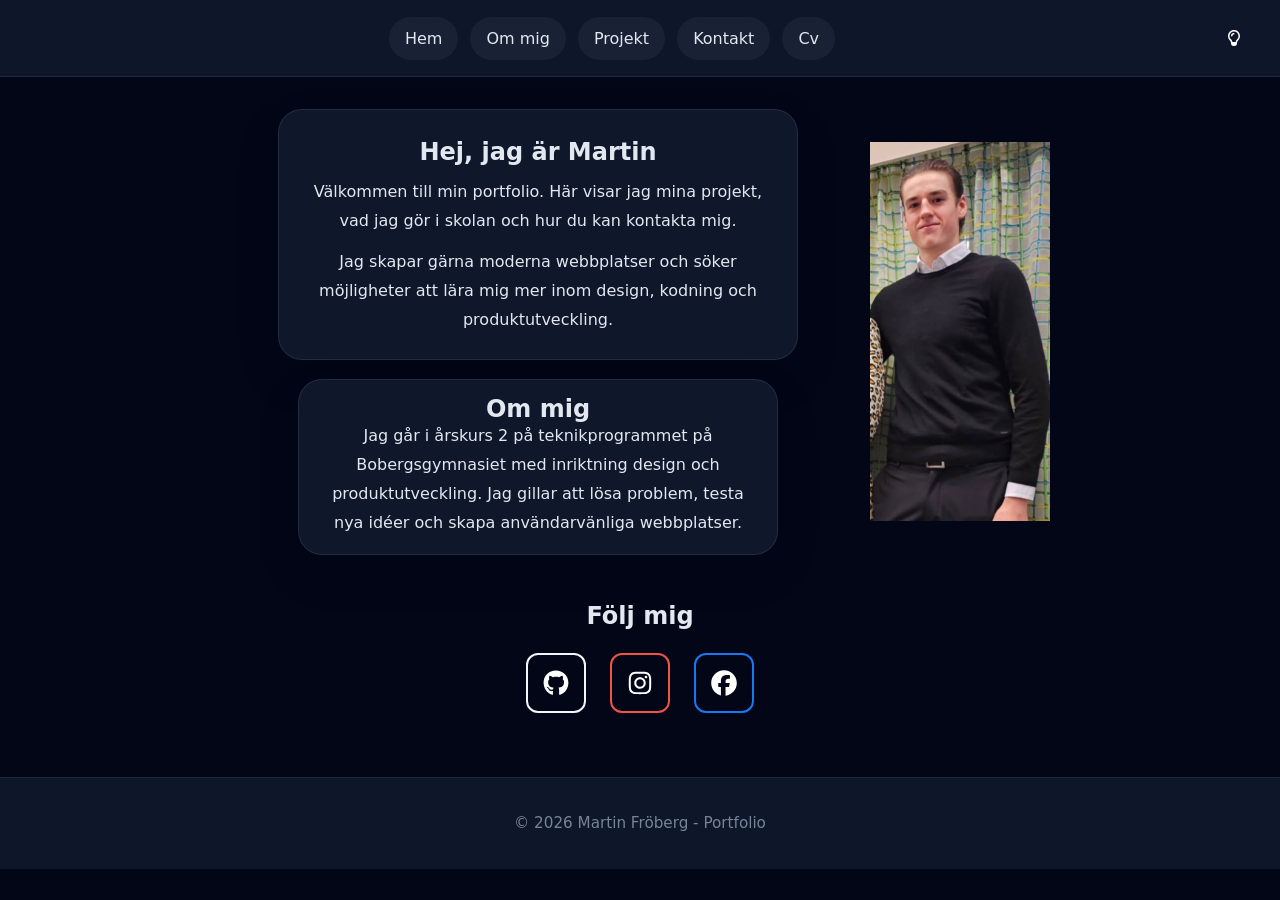
<file: index.html>
<!DOCTYPE html>
<html lang="sv">
<head>
    <meta charset="UTF-8" />
    <meta name="viewport" content="width=device-width, initial-scale=1.0" />
    <meta name="description" content="Martin Fröberg portfolio med projekt, CV och kontaktinformation." />
    <link rel="stylesheet" href="style.css" />
    <title>Min Portfolio</title>
</head>
<body>
    <nav class="navbar">
        <div class="nav-container">
            <div class="nav-links-wrapper" id="navLinksWrapper">
                <a href="hem.html">Hem</a>
                <a href="Ommig.html">Om mig</a>
                <a href="Projekt.html">Projekt</a>
                <a href="Kontakt.html">Kontakt</a>
                <a href="Cv.html">Cv</a>
            </div>
            <button type="button" class="theme-toggle" data-theme-toggle aria-label="Växla till ljusläge" title="Växla till ljusläge">
                <img src="imagery/lightbulb-regular-full.svg" alt="" aria-hidden="true" />
            </button>
            <button type="button" class="hamburger" id="hamburgerBtn" aria-label="Slå på/av meny" aria-expanded="false">
                <img src="imagery/bars-solid-full (4).svg" alt="" aria-hidden="true" />
            </button>
        </div>
    </nav>

    <main>
        <section class="hero-grid">
            <div class="hero-content">
                <div class="hero-copy">
                    <h1>Hej, jag är Martin</h1>
                    <p>Välkommen till min portfolio. Här visar jag mina projekt, vad jag gör i skolan och hur du kan kontakta mig.</p>
                    <p>Jag skapar gärna moderna webbplatser och söker möjligheter att lära mig mer inom design, kodning och produktutveckling.</p>
                </div>

                <div class="about-card">
                    <h2>Om mig</h2>
                    <p>Jag går i årskurs 2 på teknikprogrammet på Bobergsgymnasiet med inriktning design och produktutveckling. Jag gillar att lösa problem, testa nya idéer och skapa användarvänliga webbplatser.</p>
                </div>
            </div>

            <figure class="hero-image">
                <img src="imagery/image-10.jpg" alt="Martin i profilbild" width="1200" height="800" loading="lazy">
            </figure>
        </section>

        <section class="social-section">
            <h2>Följ mig</h2>
            <div class="social-links">
                <a href="https://github.com/martinfroberg08" target="_blank" rel="noopener noreferrer" class="social-link github">
                    <img src="imagery/github-brands-solid-full.svg" alt="GitHub" class="social-icon" />
                </a>
                <a href="https://instagram.com/frobergmartin" target="_blank" rel="noopener noreferrer" class="social-link instagram">
                    <img src="imagery/instagram-brands-solid-full (2).svg" alt="Instagram" class="social-icon" />
                </a>
                <a href="https://facebook.com/frobergmartin" target="_blank" rel="noopener noreferrer" class="social-link facebook">
                    <img src="imagery/facebook-brands-solid-full (1).svg" alt="Facebook" class="social-icon" />
                </a>
            </div>
        </section>
    </main>

    <footer>
        <p>© 2026 Martin Fröberg - Portfolio</p>
    </footer>

    <script src="index.js"></script>
</body>
</html>
</file>
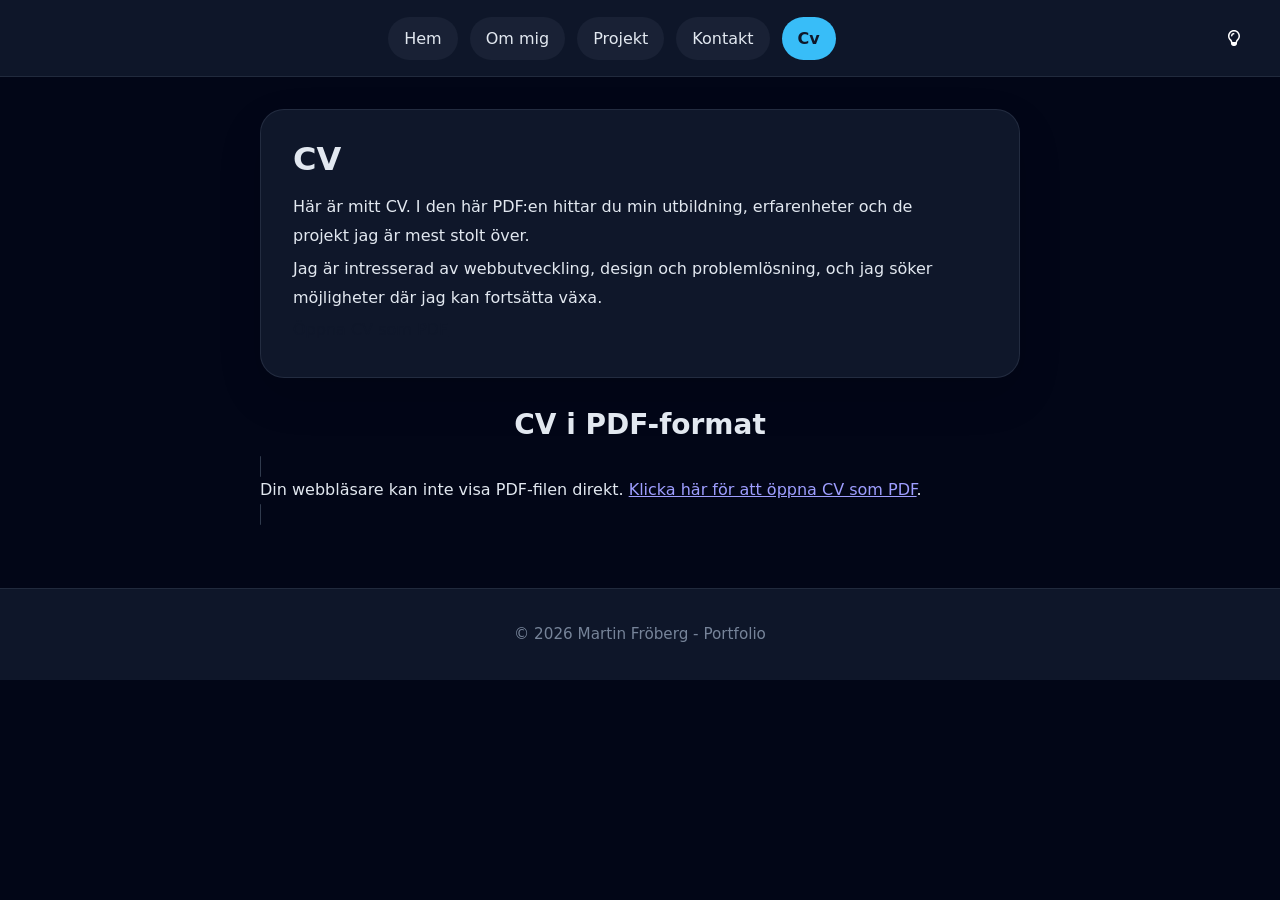
<file: Cv.html>
<!DOCTYPE html>
<html lang="sv">
<head>
    <meta charset="UTF-8" />
    <meta name="viewport" content="width=device-width, initial-scale=1.0" />
    <meta name="description" content="Martin Fröberg portfolio med projekt, CV och kontaktinformation." />
    <link rel="stylesheet" href="style.css" />
    <title>CV</title>
</head>

<body>
    <nav class="navbar">
        <div class="nav-container">
            <div class="nav-links-wrapper" id="navLinksWrapper">
                <a href="index.html">Hem</a>
                <a href="Ommig.html">Om mig</a>
                <a href="Projekt.html">Projekt</a>
                <a href="Kontakt.html">Kontakt</a>
                <a href="Cv.html">Cv</a>
            </div>
            <button type="button" class="theme-toggle" data-theme-toggle aria-label="Växla till ljusläge" title="Växla till ljusläge">
                <img src="imagery/lightbulb-regular-full.svg" alt="" aria-hidden="true" />
            </button>
            <button type="button" class="hamburger" id="hamburgerBtn" aria-label="Slå på/av meny" aria-expanded="false">
                <img src="imagery/bars-solid-full (4).svg" alt="" aria-hidden="true" />
            </button>
        </div>
    </nav>

    <main>
        <header class="cv-header">
            <h1>CV</h1>
            <p>Här är mitt CV. I den här PDF:en hittar du min utbildning, erfarenheter och de projekt jag är mest stolt över.</p>
            <p>Jag är intresserad av webbutveckling, design och problemlösning, och jag söker möjligheter där jag kan fortsätta växa.</p>
            <p><a href="imagery/CV.pdf" target="_blank" rel="noopener">Öppna CV som PDF</a></p>
        </header>

        <section class="pdf-container">
            <h2>CV i PDF-format</h2>
            <object class="pdf-viewer" data="imagery/CV.pdf" type="application/pdf" width="100%" height="700">
                <p>Din webbläsare kan inte visa PDF-filen direkt. <a href="imagery/CV.pdf" target="_blank" rel="noopener">Klicka här för att öppna CV som PDF</a>.</p>
            </object>
        </section>
    </main>

    <footer>
        <p>© 2026 Martin Fröberg - Portfolio</p>
    </footer>

    <script src="index.js"></script>
</body>
</html>
</file>
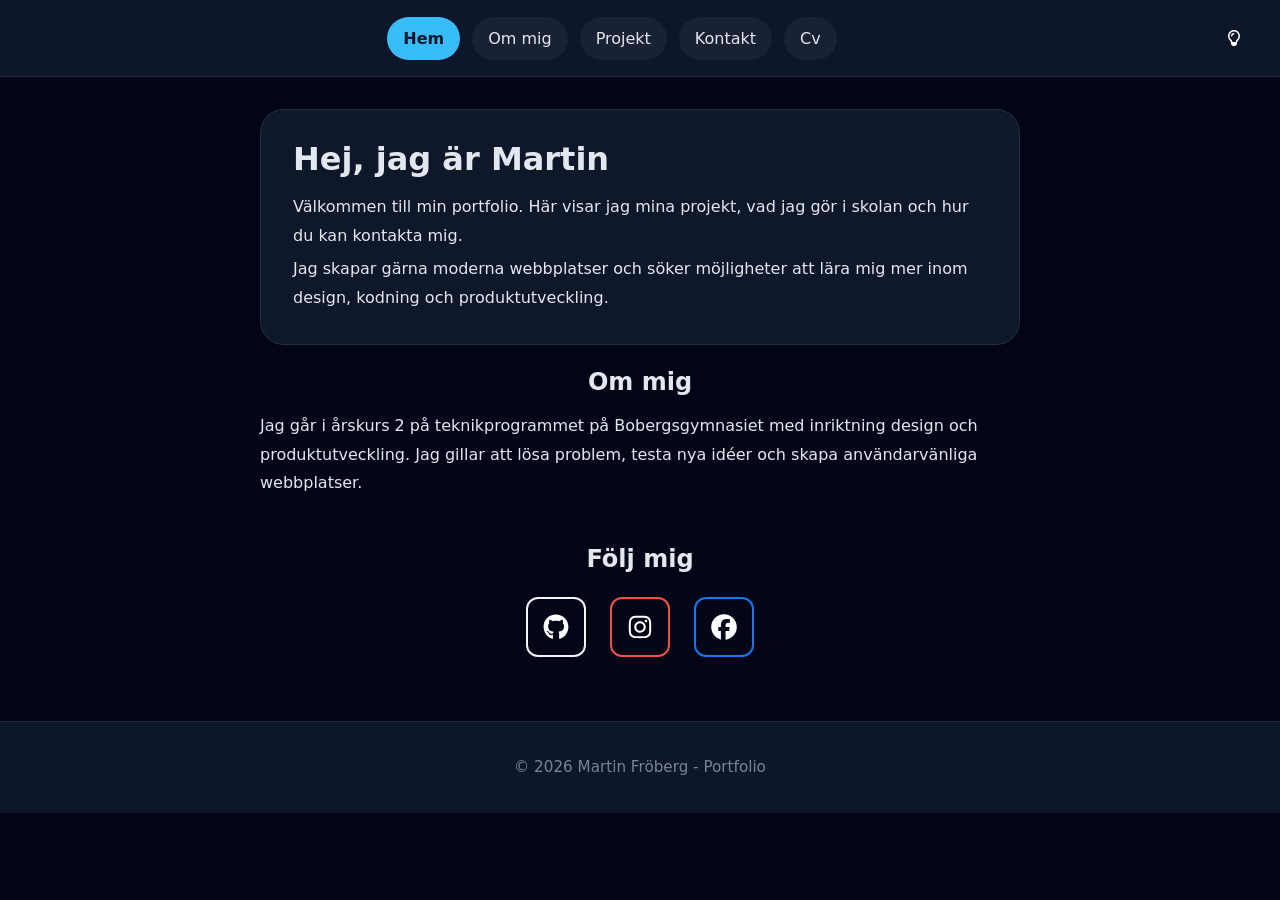
<file: hem.html>
<!DOCTYPE html>
<html lang="sv">
<head>
    <meta charset="UTF-8" />
    <meta name="viewport" content="width=device-width, initial-scale=1.0" />
    <meta name="description" content="Martin Fröberg portfolio med projekt, CV och kontaktinformation." />
    <link rel="stylesheet" href="style.css" />
    <title>Hem - Min Portfolio</title>
</head>
<body>
    <nav class="navbar">
        <div class="nav-container">
            <div class="nav-links-wrapper" id="navLinksWrapper">
                <a href="hem.html">Hem</a>
                <a href="Ommig.html">Om mig</a>
                <a href="Projekt.html">Projekt</a>
                <a href="Kontakt.html">Kontakt</a>
                <a href="Cv.html">Cv</a>
            </div>
            <button type="button" class="theme-toggle" data-theme-toggle aria-label="Växla till ljusläge" title="Växla till ljusläge">
                <img src="imagery/lightbulb-regular-full.svg" alt="" aria-hidden="true" />
            </button>
            <button type="button" class="hamburger" id="hamburgerBtn" aria-label="Slå på/av meny" aria-expanded="false">
                <img src="imagery/bars-solid-full (4).svg" alt="" aria-hidden="true" />
            </button>
        </div>
    </nav>

    <main>
        <header class="page-header">
            <h1>Hej, jag är Martin</h1>
            <p>Välkommen till min portfolio. Här visar jag mina projekt, vad jag gör i skolan och hur du kan kontakta mig.</p>
            <p>Jag skapar gärna moderna webbplatser och söker möjligheter att lära mig mer inom design, kodning och produktutveckling.</p>
        </header>

        <section>
            <h2>Om mig</h2>
            <p>Jag går i årskurs 2 på teknikprogrammet på Bobergsgymnasiet med inriktning design och produktutveckling. Jag gillar att lösa problem, testa nya idéer och skapa användarvänliga webbplatser.</p>
        </section>

        <section class="social-section">
            <h2>Följ mig</h2>
            <div class="social-links">
                <a href="https://github.com/martinfroberg08" target="_blank" rel="noopener noreferrer" class="social-link github">
                    <img src="imagery/github-brands-solid-full.svg" alt="GitHub" class="social-icon" />
                </a>
                <a href="https://instagram.com/frobergmartin" target="_blank" rel="noopener noreferrer" class="social-link instagram">
                    <img src="imagery/instagram-brands-solid-full (2).svg" alt="Instagram" class="social-icon" />
                </a>
                <a href="https://facebook.com/frobergmartin" target="_blank" rel="noopener noreferrer" class="social-link facebook">
                    <img src="imagery/facebook-brands-solid-full (1).svg" alt="Facebook" class="social-icon" />
                </a>
            </div>
        </section>
    </main>

    <footer>
        <p>© 2026 Martin Fröberg - Portfolio</p>
    </footer>

    <script src="index.js"></script>
</body>
</html>
</file>
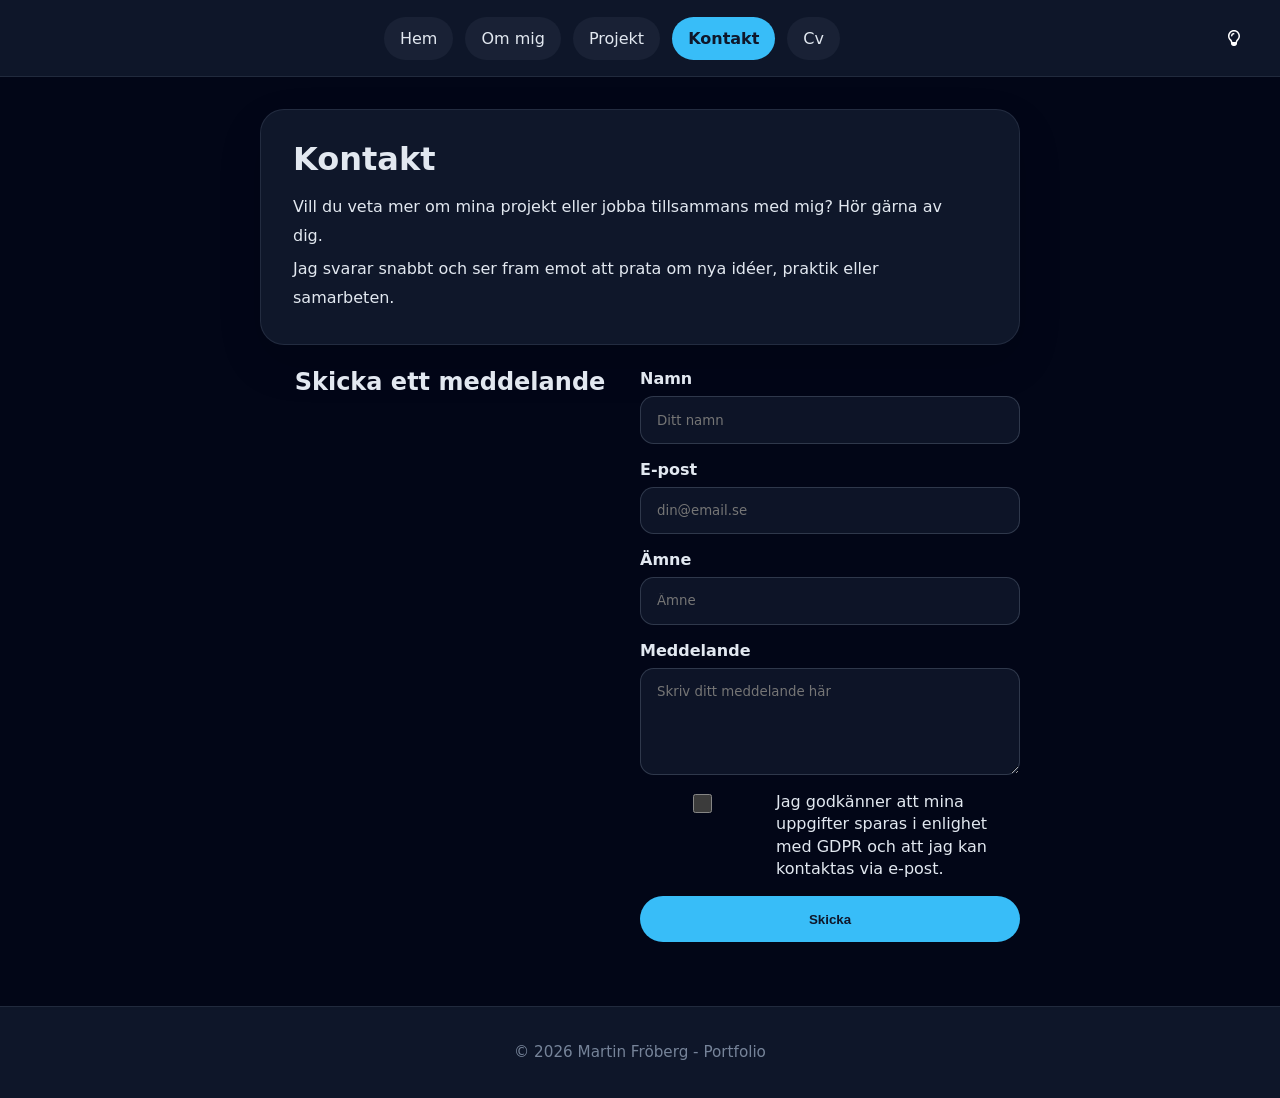
<file: Kontakt.html>
<!DOCTYPE html>
<html lang="sv">
<head>
    <meta charset="UTF-8" />
    <meta name="viewport" content="width=device-width, initial-scale=1.0" />
    <meta name="description" content="Martin Fröberg portfolio med projekt, CV och kontaktinformation." />
    <link rel="stylesheet" href="style.css" />
    <title>Kontakt</title>
</head>

<body>
    <nav class="navbar">
        <div class="nav-container">
            <div class="nav-links-wrapper" id="navLinksWrapper">
                <a href="index.html">Hem</a>
                <a href="Ommig.html">Om mig</a>
                <a href="Projekt.html">Projekt</a>
                <a href="Kontakt.html">Kontakt</a>
                <a href="Cv.html">Cv</a>
            </div>
            <button type="button" class="theme-toggle" data-theme-toggle aria-label="Växla till ljusläge" title="Växla till ljusläge">
                <img src="imagery/lightbulb-regular-full.svg" alt="" aria-hidden="true" />
            </button>
            <button type="button" class="hamburger" id="hamburgerBtn" aria-label="Slå på/av meny" aria-expanded="false">
                <img src="imagery/bars-solid-full (4).svg" alt="" aria-hidden="true" />
            </button>
        </div>
    </nav>

    <main>
        <header class="page-header">
            <h1>Kontakt</h1>
            <p>Vill du veta mer om mina projekt eller jobba tillsammans med mig? Hör gärna av dig.</p>
            <p>Jag svarar snabbt och ser fram emot att prata om nya idéer, praktik eller samarbeten.</p>
        </header>

        <section class="contact-form">
            <h2>Skicka ett meddelande</h2>
            <form action="#" method="post" novalidate>
                <div class="form-group">
                    <label for="name">Namn</label>
                    <input type="text" id="name" name="name" autocomplete="name" placeholder="Ditt namn" required />
                </div>

                <div class="form-group">
                    <label for="email">E-post</label>
                    <input type="email" id="email" name="email" autocomplete="email" placeholder="din@email.se" required />
                </div>

                <div class="form-group">
                    <label for="subject">Ämne</label>
                    <input type="text" id="subject" name="subject" autocomplete="off" placeholder="Ämne" required />
                </div>

                <div class="form-group">
                    <label for="message">Meddelande</label>
                    <textarea id="message" name="message" rows="5" autocomplete="off" placeholder="Skriv ditt meddelande här" required></textarea>
                </div>

                <div class="form-group checkbox-group">
                    <label for="gdpr">
                        <input type="checkbox" id="gdpr" name="gdpr" required />
                        Jag godkänner att mina uppgifter sparas i enlighet med GDPR och att jag kan kontaktas via e-post.
                    </label>
                </div>

                <button type="submit">Skicka</button>
            </form>
        </section>
    </main>

    <footer>
        <p>© 2026 Martin Fröberg - Portfolio</p>
    </footer>

    <script src="index.js"></script>
</body>
</html>
</file>
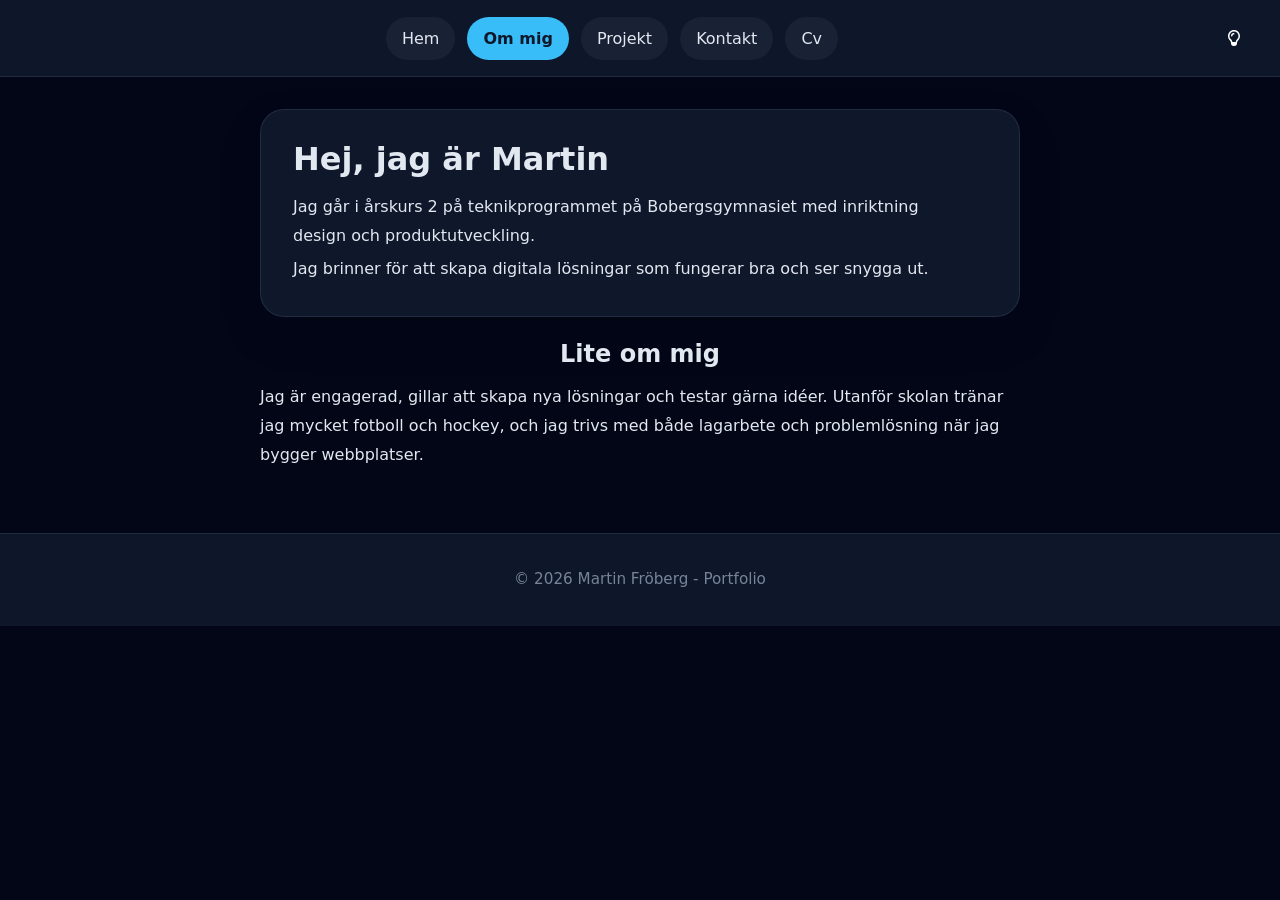
<file: Ommig.html>
<!DOCTYPE html>
<html lang="sv">
<head>
    <meta charset="UTF-8" />
    <meta name="viewport" content="width=device-width, initial-scale=1.0" />
    <meta name="description" content="Martin Fröberg portfolio med projekt, CV och kontaktinformation." />
    <link rel="stylesheet" href="style.css" />
    <title>Min Portfolio</title>
</head>
<body>
    <nav class="navbar">
        <div class="nav-container">
            <div class="nav-links-wrapper" id="navLinksWrapper">
                <a href="index.html">Hem</a>
                <a href="Ommig.html">Om mig</a>
                <a href="Projekt.html">Projekt</a>
                <a href="Kontakt.html">Kontakt</a>
                <a href="Cv.html">Cv</a>
            </div>
            <button type="button" class="theme-toggle" data-theme-toggle aria-label="Växla till ljusläge" title="Växla till ljusläge">
                <img src="imagery/lightbulb-regular-full.svg" alt="" aria-hidden="true" />
            </button>
            <button type="button" class="hamburger" id="hamburgerBtn" aria-label="Slå på/av meny" aria-expanded="false">
                <img src="imagery/bars-solid-full (4).svg" alt="" aria-hidden="true" />
            </button>
        </div>
    </nav>

    <main>
        <header class="page-header">
            <h1>Hej, jag är Martin</h1>
            <p>Jag går i årskurs 2 på teknikprogrammet på Bobergsgymnasiet med inriktning design och produktutveckling.</p>
            <p>Jag brinner för att skapa digitala lösningar som fungerar bra och ser snygga ut.</p>
        </header>

        <section>
            <h2>Lite om mig</h2>
            <p>Jag är engagerad, gillar att skapa nya lösningar och testar gärna idéer. Utanför skolan tränar jag mycket fotboll och hockey, och jag trivs med både lagarbete och problemlösning när jag bygger webbplatser.</p>
        </section>
    </main>

    <footer>
        <p>© 2026 Martin Fröberg - Portfolio</p>
    </footer>

    <script src="index.js"></script>
</body>
</html>
</file>
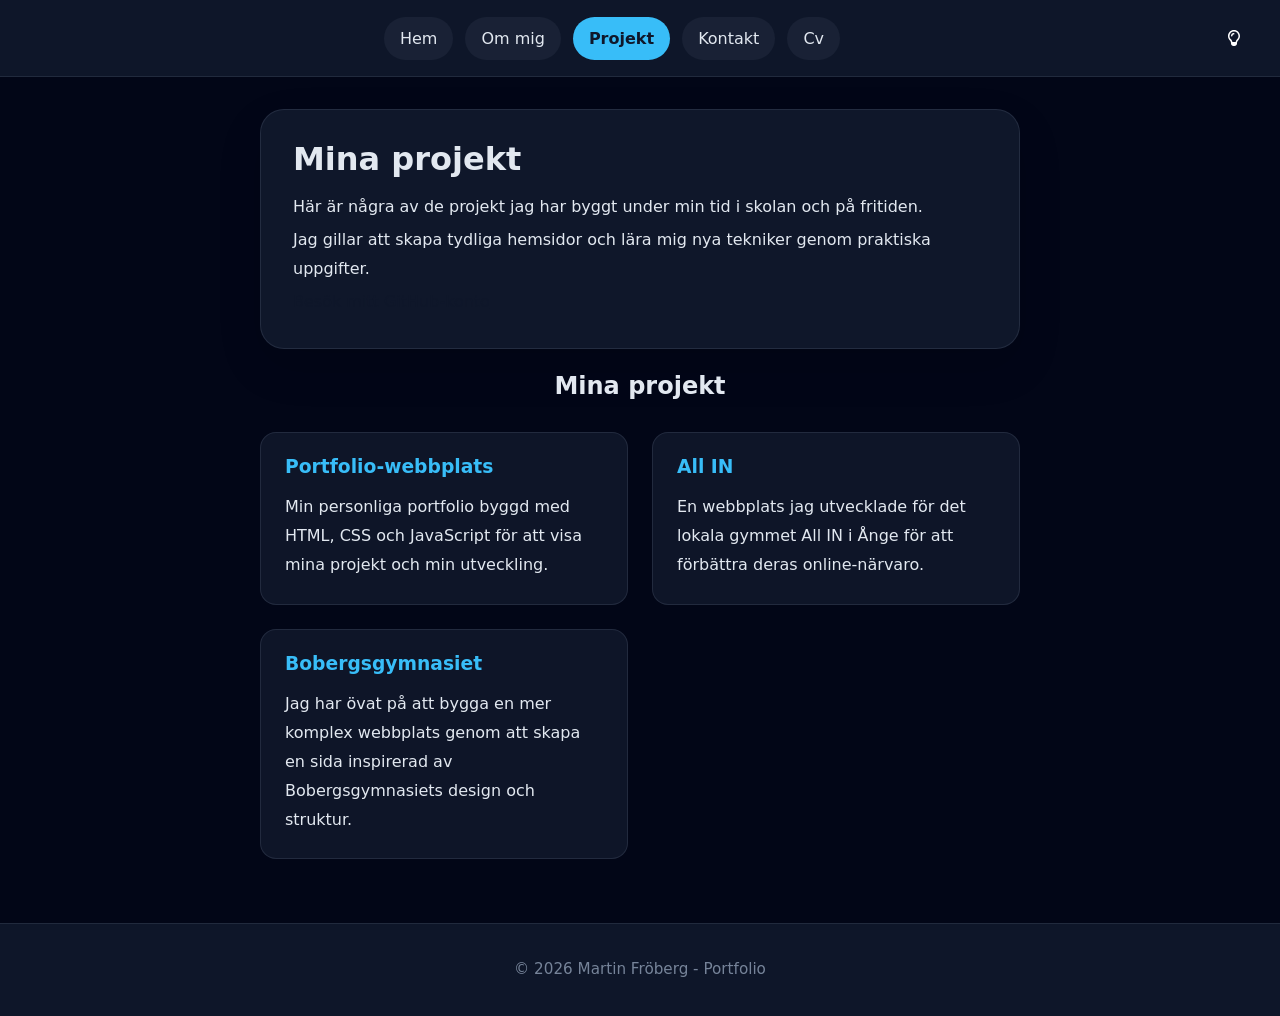
<file: Projekt.html>
<!DOCTYPE html>
<html lang="sv">
<head>
    <meta charset="UTF-8" />
    <meta name="viewport" content="width=device-width, initial-scale=1.0" />
    <meta name="description" content="Martin Fröberg portfolio med projekt, CV och kontaktinformation." />
    <link rel="stylesheet" href="style.css" />
    <title>Min Portfolio</title>
</head>
<body>
    <nav class="navbar">
        <div class="nav-container">
            <div class="nav-links-wrapper" id="navLinksWrapper">
                <a href="index.html">Hem</a>
                <a href="Ommig.html">Om mig</a>
                <a href="Projekt.html">Projekt</a>
                <a href="Kontakt.html">Kontakt</a>
                <a href="Cv.html">Cv</a>
            </div>
            <button type="button" class="theme-toggle" data-theme-toggle aria-label="Växla till ljusläge" title="Växla till ljusläge">
                <img src="imagery/lightbulb-regular-full.svg" alt="" aria-hidden="true" />
            </button>
            <button type="button" class="hamburger" id="hamburgerBtn" aria-label="Slå på/av meny" aria-expanded="false">
                <img src="imagery/bars-solid-full (4).svg" alt="" aria-hidden="true" />
            </button>
        </div>
    </nav>

    <main>
        <header class="page-header">
            <h1>Mina projekt</h1>
            <p>Här är några av de projekt jag har byggt under min tid i skolan och på fritiden.</p>
            <p>Jag gillar att skapa tydliga hemsidor och lära mig nya tekniker genom praktiska uppgifter.</p>
            <p><a href="https://github.com/martinfroberg08" target="_blank" rel="noopener noreferrer">Besök mitt GitHub-konto</a></p>
        </header>

        <section id="Projekt" class="projects">
            <h2>Mina projekt</h2>

            <div class="project-grid">

                <a class="card" href="https://github.com/martinfroberg08/portfolio" target="_blank" rel="noopener noreferrer">
                    <h3>Portfolio-webbplats</h3>
                    <p>Min personliga portfolio byggd med HTML, CSS och JavaScript för att visa mina projekt och min utveckling.</p>
                </a>

                <a class="card" href="https://github.com/martinfroberg08/all-in" target="_blank" rel="noopener noreferrer">
                    <h3>All IN</h3>
                    <p>En webbplats jag utvecklade för det lokala gymmet All IN i Ånge för att förbättra deras online-närvaro.</p>
                </a>

                <a class="card" href="https://github.com/martinfroberg08/bobergsgymnasiet" target="_blank" rel="noopener noreferrer">
                    <h3>Bobergsgymnasiet</h3>
                    <p>Jag har övat på att bygga en mer komplex webbplats genom att skapa en sida inspirerad av Bobergsgymnasiets design och struktur.</p>
                </a>
            </div>
        </section>
    </main>

    <footer>
        <p>© 2026 Martin Fröberg - Portfolio</p>
    </footer>

    <script src="index.js"></script>
</body>
</html>
</file>
<file: style.css>
:root {
    color-scheme: dark;
    --bg: #020617;
    --surface: #0f172a;
    --surface-strong: #020617;
    --text: #e2e8f0;
    --muted: rgba(148, 163, 184, 0.78);
    --nav-bg: rgba(15, 23, 42, 0.98);
    --nav-border: rgba(148, 163, 184, 0.14);
    --card-bg: rgba(15, 23, 42, 0.95);
    --card-border: rgba(148, 163, 184, 0.15);
    --input-bg: rgba(15, 23, 42, 0.9);
    --input-border: rgba(148, 163, 184, 0.25);
    --link-bg: rgba(148, 163, 184, 0.08);
    --link-hover: rgba(56, 189, 248, 0.22);
    --active-bg: #38bdf8;
    --active-text: #0f172a;
    --button-bg: #38bdf8;
    --button-text: #0f172a;
    --shadow-color: rgba(56, 189, 248, 0.15);
    --github-link-color: #f0f6fc;
    --instagram-link-color: #f15245;
    --facebook-link-color: #1877f2;
    --error-bg: rgba(239, 68, 68, 0.1);
    --error-text: #fecaca;
    --error-border: #ef4444;
    --success-bg: rgba(34, 197, 94, 0.15);
    --success-border: #22c55e;
    --success-text: #86efac;
    --footer-bg: rgba(15, 23, 42, 0.98);
    font-family: Inter, system-ui, -apple-system, BlinkMacSystemFont, "Segoe UI", sans-serif;
}

:root[data-theme="light"] {
    color-scheme: light;
    --bg: #f8fafc;
    --surface: #ffffff;
    --surface-strong: #f8fafc;
    --text: #0f172a;
    --muted: #334155;
    --nav-bg: rgba(255, 255, 255, 0.96);
    --nav-border: rgba(15, 23, 42, 0.08);
    --card-bg: #ffffff;
    --card-border: rgba(15, 23, 42, 0.08);
    --input-bg: #ffffff;
    --input-border: rgba(15, 23, 42, 0.14);
    --link-bg: rgba(15, 23, 42, 0.06);
    --link-hover: rgba(56, 189, 248, 0.18);
    --active-bg: #0ea5e9;
    --active-text: #ffffff;
    --button-bg: #0ea5e9;
    --button-text: #ffffff;
    --shadow-color: rgba(14, 165, 233, 0.15);
    --github-link-color: #0f172a;
    --instagram-link-color: #c13584;
    --facebook-link-color: #0b57d0;
    --error-bg: rgba(254, 226, 226, 0.95);
    --error-text: #7f1d1d;
    --error-border: #dc2626;
    --success-bg: rgba(220, 252, 231, 0.95);
    --success-border: #16a34a;
    --success-text: #14532d;
    --footer-bg: rgba(248, 250, 252, 0.98);
}

* {
    box-sizing: border-box;
}

html {
    scroll-behavior: smooth;
}

body {
    margin: 0;
    min-height: 100vh;
    background: var(--bg);
    color: var(--text);
}

nav {
    background: var(--nav-bg);
    border-bottom: 1px solid var(--nav-border);
    position: sticky;
    top: 0;
    z-index: 100;
}

.navbar {
    display: flex;
    flex-direction: column;
}

.nav-container {
    display: flex;
    flex-wrap: wrap;
    justify-content: center;
    align-items: center;
    gap: 0.75rem;
    padding: 1rem 1.5rem;
}

.nav-links-wrapper {
    display: flex;
    flex-wrap: wrap;
    justify-content: center;
    align-items: center;
    gap: 0.75rem;
    flex: 1;
}

.hamburger {
    display: none;
    background: transparent;
    border: none;
    padding: 0.7rem;
    cursor: pointer;
    align-items: center;
    justify-content: center;
}

.hamburger img {
    width: 1.3rem;
    height: 1.3rem;
}

:root:not([data-theme="light"]) .hamburger img {
    filter: invert(1);
}

nav a {
    color: var(--text);
    text-decoration: none;
    padding: 0.75rem 1rem;
    border-radius: 999px;
    background: var(--link-bg);
    transition: background 0.2s ease, transform 0.2s ease;
}

nav a:hover,
nav a:focus-visible {
    background: var(--link-hover);
    transform: translateY(-1px);
}

nav a.active {
    background: var(--active-bg);
    color: var(--active-text);
    font-weight: 700;
}

.theme-toggle {
    display: inline-flex;
    align-items: center;
    justify-content: center;
    border: 0;
    border-radius: 999px;
    padding: 0.7rem;
    min-width: 2.75rem;
    min-height: 2.75rem;
    background: transparent;
    color: var(--text);
    cursor: pointer;
    transition: background 0.2s ease, transform 0.2s ease;
}

.theme-toggle:hover,
.theme-toggle:focus-visible {
    background: var(--link-hover);
    transform: translateY(-1px);
}

.theme-toggle img {
    width: 1.3rem;
    height: 1.3rem;
    display: block;
}

:root:not([data-theme="light"]) .theme-toggle img {
    filter: invert(1);
}

main {
    max-width: 980px;
    margin: 2rem auto;
    padding: 0 1.5rem;
}

header {
    margin-bottom: 2rem;
}

h1,
h2,
h3 {
    margin: 0 0 1rem;
    line-height: 1.1;
}

p {
    margin: 0;
    line-height: 1.8;
}

section {
    margin-top: 1.5rem;
    max-width: 760px;
    margin-left: auto;
    margin-right: auto;
}

section h2 {
    text-align: center;
    margin-bottom: 1rem;
}

.contact-form h2 {
    width: 100%;
    text-align: center;
    margin-bottom: 1.5rem;
}

.contact-form {
    display: flex;
    justify-content: center;
}

.contact-form form {
    display: grid;
    gap: 1rem;
    max-width: 520px;
    width: 100%;
    margin: 0 auto;
}

.form-group {
    display: flex;
    flex-direction: column;
    gap: 0.5rem;
}

.form-group label {
    font-weight: 700;
}

.checkbox-group label {
    display: flex;
    align-items: flex-start;
    gap: 0.75rem;
    font-weight: 400;
    line-height: 1.4;
}

.checkbox-group input {
    width: auto;
    min-width: 1.2rem;
    min-height: 1.2rem;
    margin-top: 0.2rem;
}

.form-group input,
.form-group textarea {
    width: 100%;
    padding: 0.95rem 1rem;
    border-radius: 0.85rem;
    border: 1px solid var(--input-border);
    background: var(--input-bg);
    color: var(--text);
    font-family: inherit;
}

.form-group textarea {
    resize: vertical;
}

button {
    display: inline-flex;
    align-items: center;
    justify-content: center;
    border: none;
    border-radius: 999px;
    padding: 0.95rem 1.5rem;
    background: var(--button-bg);
    color: var(--button-text);
    font-weight: 700;
    cursor: pointer;
    transition: filter 0.2s ease;
}

button:hover {
    filter: brightness(1.05);
}

.pdf-container {
    margin-top: 2rem;
}

.cv-header,
.page-header,
.hero-copy {
    text-align: left;
    max-width: 760px;
    margin: 0 auto 1.5rem;
    background: var(--surface);
    border: 1px solid var(--card-border);
    border-radius: 1.5rem;
    padding: 2rem;
    box-shadow: 0 18px 45px rgba(0, 0, 0, 0.12);
}

.cv-header p,
.page-header p,
.hero-copy p {
    margin: 0.25rem 0 0;
    max-width: 680px;
}

.page-header a,
.cv-header a {
    color: var(--button-text);
    text-decoration: underline;
}

.page-header a:hover,
.cv-header a:hover {
    color: var(--button-bg);
}

.hero-grid {
    display: grid;
    grid-template-columns: 1fr minmax(140px, 180px);
    align-items: center;
    gap: 1.5rem;
    width: 100%;
    max-width: none;
    margin: 0 auto 3rem;
    padding: 0 1rem;
}

.hero-content {
    display: grid;
    gap: 1.2rem;
}

.hero-copy,
.about-card {
    margin: 0 auto;
    max-width: 520px;
    width: 100%;
    text-align: center;
    background: var(--surface);
    border: 1px solid var(--card-border);
    border-radius: 1.5rem;
    box-shadow: 0 18px 45px rgba(0, 0, 0, 0.12);
}

.hero-copy {
    padding: 1.8rem 1.8rem 1.5rem;
    display: flex;
    flex-direction: column;
    justify-content: center;
    gap: 0.8rem;
    align-self: center;
}

.about-card {
    padding: 1rem 1.2rem;
    align-self: start;
    max-width: 480px;
}

.hero-copy h1,
.about-card h2 {
    margin: 0;
}

.hero-copy p,
.about-card p {
    margin: 0;
}

.about-card h2 {
    margin-top: 0;
}

.hero-image {
    width: 100%;
    max-width: 180px;
    justify-self: end;
}

.hero-image figure {
    margin: 0;
    overflow: hidden;
    border-radius: 1rem;
    box-shadow: 0 18px 40px rgba(0, 0, 0, 0.12);
    background: var(--surface);
    min-height: 220px;
}

.hero-image img {
    width: 100%;
    height: 100%;
    display: block;
    object-fit: cover;
    object-position: top center;
}

.hero-image figcaption {
    text-align: center;
    padding: 1rem 1rem 1.25rem;
    color: var(--muted);
    font-size: 0.95rem;
}

@media (max-width: 860px) {
    .hero-grid {
        grid-template-columns: 1fr minmax(90px, 110px);
        text-align: left;
        align-items: start;
        gap: 0.9rem;
    }

    .hero-copy,
    .about-card {
        max-width: 100%;
        margin: 0;
    }

    .hero-copy p {
        margin-left: 0;
        margin-right: 0;
    }

    .about-card {
        width: 100%;
        margin: 0;
    }

    .hero-image {
        max-width: 110px;
        justify-self: end;
        margin-left: auto;
    }

    .hero-image figure {
        min-height: 160px;
    }

    .hero-copy,
    .about-card,
    .page-header,
    .cv-header {
        padding: 1.25rem;
        border-radius: 1rem;
    }

    section {
        margin-top: 1rem;
    }

    main {
        margin: 1.5rem auto;
        padding: 0 1rem;
    }

    .project-grid {
        grid-template-columns: 1fr;
    }

    .card,
    .contact-form form,
    .pdf-viewer {
        width: 100%;
        max-width: 100%;
    }

    .pdf-viewer {
        min-height: 480px;
    }
}

.pdf-container h2 {
    margin-bottom: 1rem;
    font-size: 1.75rem;
    text-align: center;
}

.pdf-viewer {
    width: 100%;
    min-height: 700px;
    border: 1px solid var(--input-border);
    border-radius: 1rem;
    overflow: hidden;
    background: var(--surface);
}

.social-section {
    margin-top: 3rem;
    margin-bottom: 2rem;
}

.social-links {
    display: flex;
    justify-content: center;
    gap: 1.5rem;
    flex-wrap: wrap;
    margin-top: 1.5rem;
}

.social-link {
    display: inline-flex;
    align-items: center;
    justify-content: center;
    padding: 0.75rem;
    border-radius: 0.75rem;
    text-decoration: none;
    font-weight: 600;
    transition: all 0.3s ease;
    border: 2px solid;
}

.social-icon {
    width: 32px;
    height: 32px;
    fill: white;
    color: white;
    filter: brightness(0) invert(1);
}

:root[data-theme="light"] .social-icon {
    filter: none;
}

.social-link.github {
    color: var(--github-link-color);
    border-color: var(--github-link-color);
    background: transparent;
}

.social-link.github:hover {
    background: rgba(240, 246, 252, 0.15);
    transform: scale(1.15);
}

.social-link.instagram {
    color: var(--instagram-link-color);
    border-color: var(--instagram-link-color);
    background: transparent;
}

.social-link.instagram:hover {
    background: rgba(241, 82, 69, 0.15);
    transform: scale(1.15);
}

.social-link.facebook {
    color: var(--facebook-link-color);
    border-color: var(--facebook-link-color);
    background: transparent;
}

.social-link.facebook:hover {
    background: rgba(24, 119, 242, 0.15);
    transform: scale(1.15);
}

.input-error {
    border-color: var(--error-border) !important;
    background: var(--error-bg) !important;
}

.error-message {
    color: var(--error-text);
    font-size: 0.875rem;
    margin-top: 0.25rem;
    margin-bottom: 0.75rem;
    padding: 0.5rem;
    background: var(--error-bg);
    border-radius: 0.5rem;
    border-left: 3px solid var(--error-border);
}

.success-message {
    background: var(--success-bg);
    border: 1px solid var(--success-border);
    border-radius: 0.75rem;
    padding: 1rem;
    margin-bottom: 1.5rem;
    color: var(--success-text);
    font-weight: 600;
    text-align: center;
    animation: slideIn 0.3s ease;
}

.project-grid {
    display: grid;
    grid-template-columns: repeat(auto-fit, minmax(260px, 1fr));
    gap: 1.5rem;
    margin-top: 2rem;
}

.card,
a.card {
    display: block;
    background: var(--card-bg);
    border: 1px solid var(--card-border);
    border-radius: 1rem;
    padding: 1.5rem;
    transition: 0.3s ease;
    color: inherit;
    text-decoration: none;
}

.card:hover,
a.card:hover {
    transform: translateY(-6px);
    border-color: var(--active-bg);
    box-shadow: 0 10px 25px var(--shadow-color);
}

.card h3 {
    margin-bottom: 1rem;
    color: var(--active-bg);
}

@keyframes slideIn {
    from {
        opacity: 0;
        transform: translateY(-10px);
    }
    to {
        opacity: 1;
        transform: translateY(0);
    }
}

@keyframes slideDown {
    from {
        opacity: 0;
        transform: translateY(-10px);
        max-height: 0;
    }
    to {
        opacity: 1;
        transform: translateY(0);
        max-height: 500px;
    }
}

footer {
    background: var(--footer-bg);
    border-top: 1px solid var(--nav-border);
    padding: 2rem 1.5rem;
    margin-top: 4rem;
    text-align: center;
}

footer p {
    margin: 0;
    color: var(--muted);
    font-size: 0.95rem;
}

/* ==================== MOBILT LÄGE ==================== */

@media (max-width: 768px) {
    .hamburger {
        display: inline-flex;
    }

    .nav-container {
        flex-wrap: nowrap;
        padding: 0.75rem 1rem;
        justify-content: space-between;
    }

    .nav-links-wrapper {
        display: none;
        position: absolute;
        top: 100%;
        left: 0;
        right: 0;
        flex-direction: column;
        background: var(--nav-bg);
        border-bottom: 1px solid var(--nav-border);
        padding: 1rem;
        gap: 0.5rem;
        width: 100%;
        box-sizing: border-box;
        animation: slideDown 0.3s ease;
    }

    .nav-links-wrapper.active {
        display: flex;
    }

    .nav-links-wrapper a {
        width: 100%;
        text-align: center;
        padding: 0.6rem 0.8rem;
        font-size: 0.95rem;
    }

    nav {
        display: flex;
        flex-direction: column;
    }

    nav a {
        padding: 0.6rem 0.8rem;
        font-size: 0.95rem;
    }

    .theme-toggle {
        min-width: 2.5rem;
        min-height: 2.5rem;
        padding: 0.6rem;
    }

    .theme-toggle img {
        width: 1.1rem;
        height: 1.1rem;
    }

    main {
        margin: 1.5rem auto;
        padding: 0 1rem;
    }

    h1,
    h2,
    h3 {
        margin: 0 0 0.8rem;
    }

    h1 {
        font-size: 1.75rem;
    }

    h2 {
        font-size: 1.4rem;
    }

    section {
        margin-top: 1rem;
    }

    .contact-form form {
        gap: 0.8rem;
    }

    .form-group {
        gap: 0.4rem;
    }

    .form-group input,
    .form-group textarea {
        padding: 0.8rem 0.85rem;
        font-size: 16px;
    }

    button {
        padding: 0.8rem 1.2rem;
        font-size: 0.95rem;
    }

    .pdf-viewer {
        min-height: 500px;
    }

    .social-links {
        gap: 1rem;
    }

    .social-icon {
        width: 28px;
        height: 28px;
    }

    .project-grid {
        grid-template-columns: 1fr;
        gap: 1rem;
    }

    .card {
        padding: 1.2rem;
    }

    footer {
        padding: 1.5rem 1rem;
        margin-top: 2.5rem;
    }

    footer p {
        font-size: 0.9rem;
    }

    .error-message {
        font-size: 0.85rem;
        padding: 0.5rem;
        margin-top: 0.25rem;
        margin-bottom: 0.5rem;
    }
}

/* Extra small devices (under 480px) */
@media (max-width: 480px) {
    .hamburger {
        display: inline-flex;
    }

    .nav-container {
        flex-wrap: nowrap;
        padding: 0.6rem 0.75rem;
    }

    .nav-links-wrapper {
        display: none;
        position: absolute;
        top: 100%;
        left: 0;
        right: 0;
        flex-direction: column;
        background: var(--nav-bg);
        border-bottom: 1px solid var(--nav-border);
        padding: 0.8rem;
        gap: 0.35rem;
        width: 100%;
        box-sizing: border-box;
        animation: slideDown 0.3s ease;
    }

    .nav-links-wrapper.active {
        display: flex;
    }

    .nav-links-wrapper a {
        width: 100%;
        text-align: center;
        padding: 0.5rem 0.7rem;
        font-size: 0.85rem;
    }

    nav a {
        padding: 0.5rem 0.7rem;
        font-size: 0.85rem;
    }

    .theme-toggle {
        min-width: 2.25rem;
        min-height: 2.25rem;
        padding: 0.5rem;
    }

    .theme-toggle img {
        width: 1rem;
        height: 1rem;
    }

    .hamburger {
        min-width: 2.25rem;
        min-height: 2.25rem;
        padding: 0.5rem;
    }

    .hamburger img {
        width: 1rem;
        height: 1rem;
    }

    main {
        margin: 1rem auto;
        padding: 0 0.75rem;
    }

    h1 {
        font-size: 1.5rem;
    }

    h2 {
        font-size: 1.2rem;
    }

    p {
        font-size: 0.95rem;
    }

    .cv-header,
    .page-header {
        margin: 0 auto 1rem;
    }

    .contact-form form {
        gap: 0.7rem;
    }

    .form-group {
        gap: 0.4rem;
    }

    .contact-form label {
        font-size: 0.9rem;
    }

    .form-group input,
    .form-group textarea {
        padding: 0.7rem 0.75rem;
        font-size: 16px;
        border-radius: 0.6rem;
    }

    button {
        padding: 0.7rem 1rem;
        font-size: 0.9rem;
    }

    .pdf-viewer {
        min-height: 400px;
    }

    .social-links {
        gap: 0.75rem;
    }

    .social-link {
        padding: 0.6rem;
        border-radius: 0.6rem;
    }

    .social-icon {
        width: 24px;
        height: 24px;
    }

    footer {
        padding: 1rem 0.75rem;
        margin-top: 2rem;
    }

    .error-message {
        font-size: 0.8rem;
        padding: 0.4rem;
        margin-top: 0.2rem;
        margin-bottom: 0.4rem;
        border-left-width: 2px;
    }

    .success-message {
        padding: 0.8rem;
        font-size: 0.95rem;
    }
}
</file>
